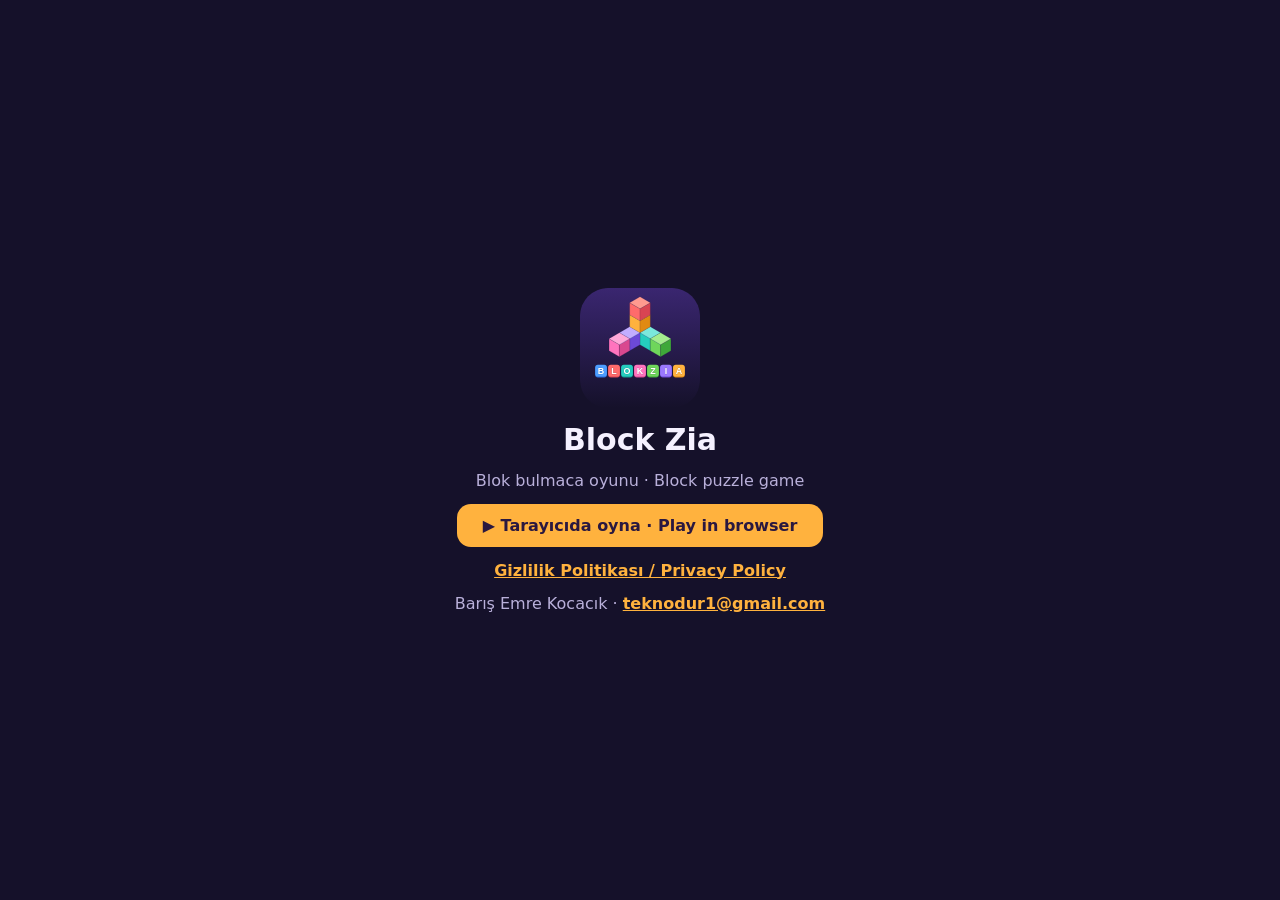
<file: index.html>
<!doctype html>
<html lang="tr">
<head>
<meta charset="utf-8">
<meta name="viewport" content="width=device-width,initial-scale=1">
<title>Block Zia</title>
<link rel="icon" href="icon.svg">
<meta name="google-site-verification" content="TSlhzXGc7hGAt0pmQd6QIpiL1BhnYPcf5ZJ-yJHwNw0" />
<style>
  body{margin:0;min-height:100vh;display:flex;flex-direction:column;align-items:center;justify-content:center;gap:14px;padding:24px 16px;box-sizing:border-box;
    font-family:system-ui,-apple-system,"Segoe UI",sans-serif;background:#15112A;color:#F5F1FF;text-align:center}
  img{width:120px;height:120px;border-radius:28px}
  h1{margin:0;font-size:30px}p{margin:0;color:#B9B0DA}
  a{color:#FFB23E;font-weight:700}
</style>
</head>
<body>
  <img src="icon.svg" alt="Block Zia">
  <h1>Block Zia</h1>
  <p>Blok bulmaca oyunu · Block puzzle game</p>
  <p><a href="oyun/" style="display:inline-block;padding:12px 26px;border-radius:14px;background:#FFB23E;color:#2A1840;text-decoration:none">▶ Tarayıcıda oyna · Play in browser</a></p>
  <p><a href="privacy-policy.html">Gizlilik Politikası / Privacy Policy</a></p>
  <p>Barış Emre Kocacık · <a href="mailto:teknodur1@gmail.com">teknodur1@gmail.com</a></p>
</body>
</html>
</file>
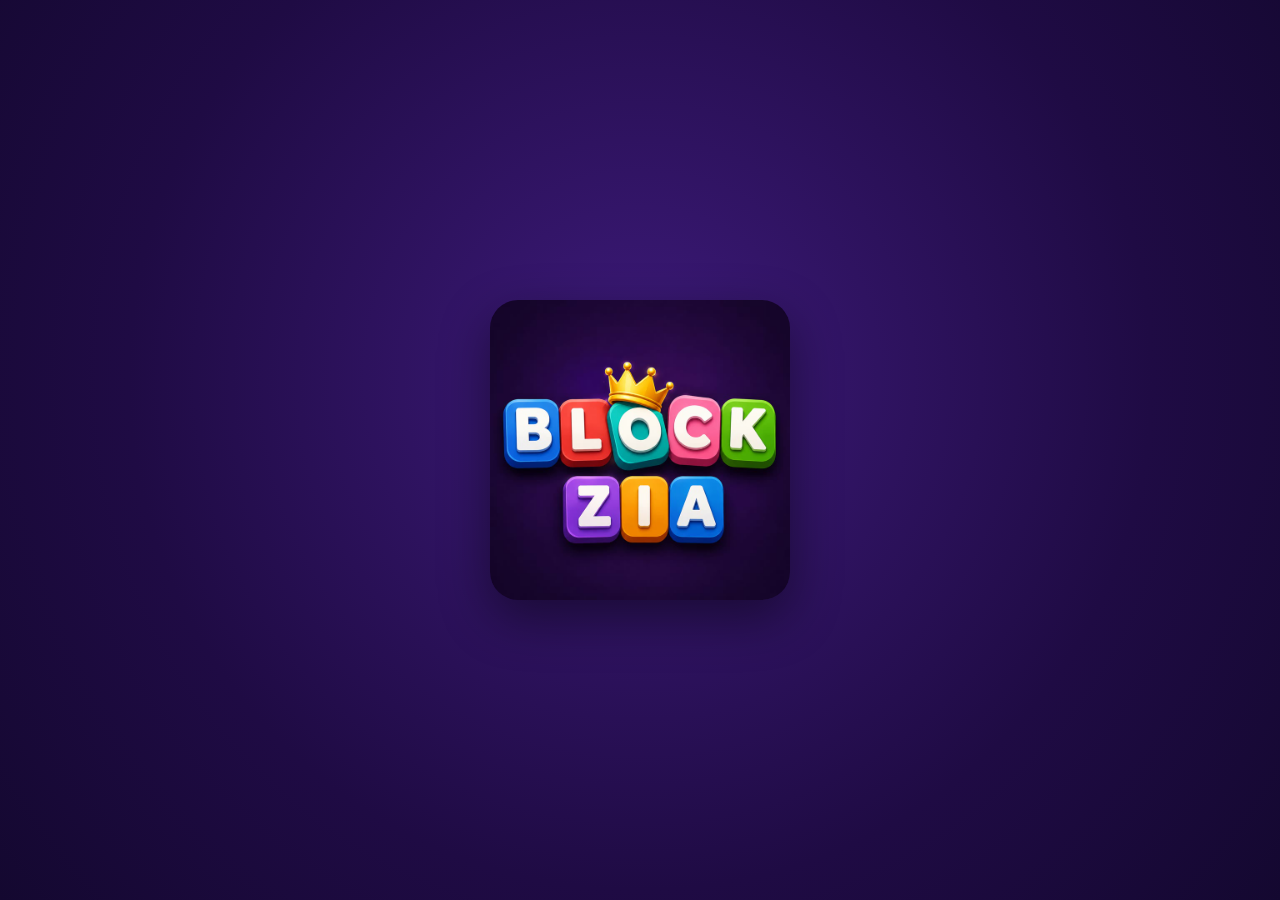
<file: oyun/index.html>
<!doctype html>
<html lang="tr" data-theme="dark">
<head>
<meta charset="utf-8">
<meta name="viewport" content="width=device-width,initial-scale=1,maximum-scale=1,user-scalable=no,viewport-fit=cover">
<meta name="theme-color" content="#15112A">
<title>Block Zia</title>
<link rel="icon" href="icon.svg">
<link rel="apple-touch-icon" href="apple-touch-icon.png">
<link rel="manifest" href="manifest.json">
<meta name="apple-mobile-web-app-capable" content="yes">
<meta name="mobile-web-app-capable" content="yes">
<meta http-equiv="Cache-Control" content="no-cache">
<meta name="apple-mobile-web-app-title" content="Block Zia">
<meta name="apple-mobile-web-app-status-bar-style" content="black-translucent">
<link rel="stylesheet" href="style.css?v=27112026-2036">
<style>
  /* açılış ekranı: logo yumuşakça belirir, kısa süre sonra kaybolur; dokunma engellemez */
  #splash{position:fixed;inset:0;z-index:999;display:flex;align-items:center;justify-content:center;
    background:radial-gradient(circle at 50% 42%,#3d1a7a 0%,#1f0b44 62%,#140830 100%);transition:opacity .5s ease;pointer-events:none}
  #splash.out{opacity:0}
  #splash img{width:min(64vw,300px);height:auto;border-radius:28px;box-shadow:0 18px 50px rgba(0,0,0,.45);
    animation:splashIn .8s cubic-bezier(.2,.9,.3,1.1) both}
  @keyframes splashIn{from{transform:scale(.75);opacity:0}to{transform:scale(1);opacity:1}}
  @media (prefers-reduced-motion: reduce){#splash img{animation:none}}
  /* ana ekran logosu: aşağıdan yukarı yumuşakça yükselir */
  .hlogo{display:block;margin:0 auto;width:min(62vw,250px);height:auto;border-radius:24px;box-shadow:0 14px 36px rgba(0,0,0,.4);
    animation:riseUp .9s cubic-bezier(.2,.9,.3,1.1) both}
  @keyframes riseUp{from{transform:translateY(70px);opacity:0}to{transform:none;opacity:1}}
  @media (prefers-reduced-motion: reduce){.hlogo{animation:none}}
</style>
</head>
<body>
<div id="splash"><img src="logo.jpg" alt="Block Zia"></div>
<script>
  setTimeout(function () { var s = document.getElementById('splash'); if (s) s.classList.add('out'); }, 1700);
  setTimeout(function () { var s = document.getElementById('splash'); if (s) s.remove(); }, 2300);
</script>
<div id="app">
  <header id="hud">
    <button class="ic" data-act="pause" aria-label="Pause">❚❚</button>
    <div class="score"><div id="mode" class="lbl"></div><div id="score">0</div><div id="streak"></div><div id="heat"><i></i></div></div>
    <div class="hr"><div class="best"><span></span><span id="best">0</span></div><div id="lvp"></div></div>
  </header>
  <div id="stage"><canvas id="cv"></canvas><div id="bglow" aria-hidden="true"><i class="ring"></i><i class="run"></i></div></div>
  <section id="home" class="screen"></section>
  <div id="modal" class="overlay" hidden><div class="sheet" id="sheet"></div></div>
  <div id="danger" aria-hidden="true"></div>
  <div id="toast"></div>
  <div id="zia" aria-hidden="true"><div class="zb"></div><img alt="" src="zia/point.webp"></div>
</div>
<script>
  // ?yeni=1 ile açılırsa oyun sıfırdan başlar (Seviye 1); adres temizlenir, yenileyince tekrar silmez
  try { if (/[?&]yeni=1/.test(location.search)) { Object.keys(localStorage).filter(function (k) { return k.indexOf('blokzia.') === 0; }).forEach(function (k) { localStorage.removeItem(k); }); history.replaceState(null, '', location.pathname); } } catch (e) {}
</script>
<script src="release.js?v=27112026-2036"></script>
<script src="build.js?v=27112026-2036"></script>
<script src="game.js?v=27112026-2036"></script>
</body>
</html>
</file>
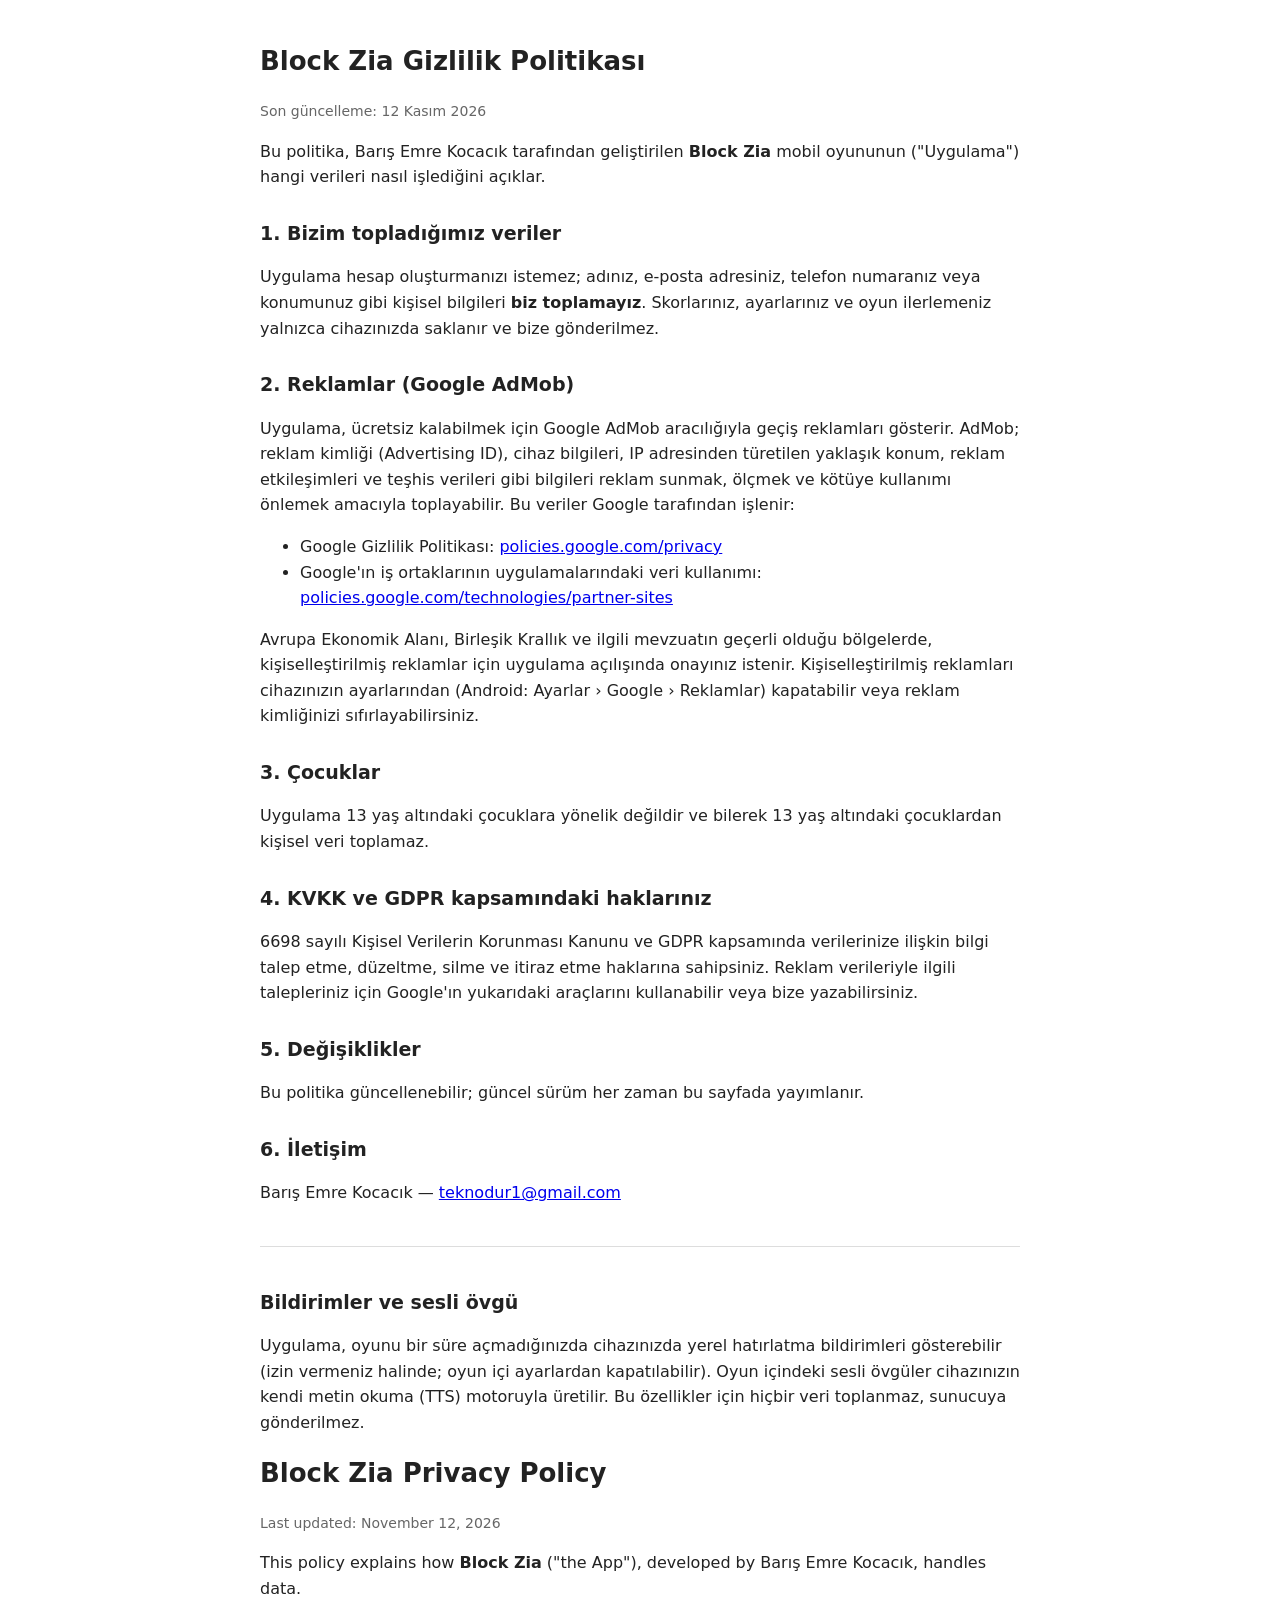
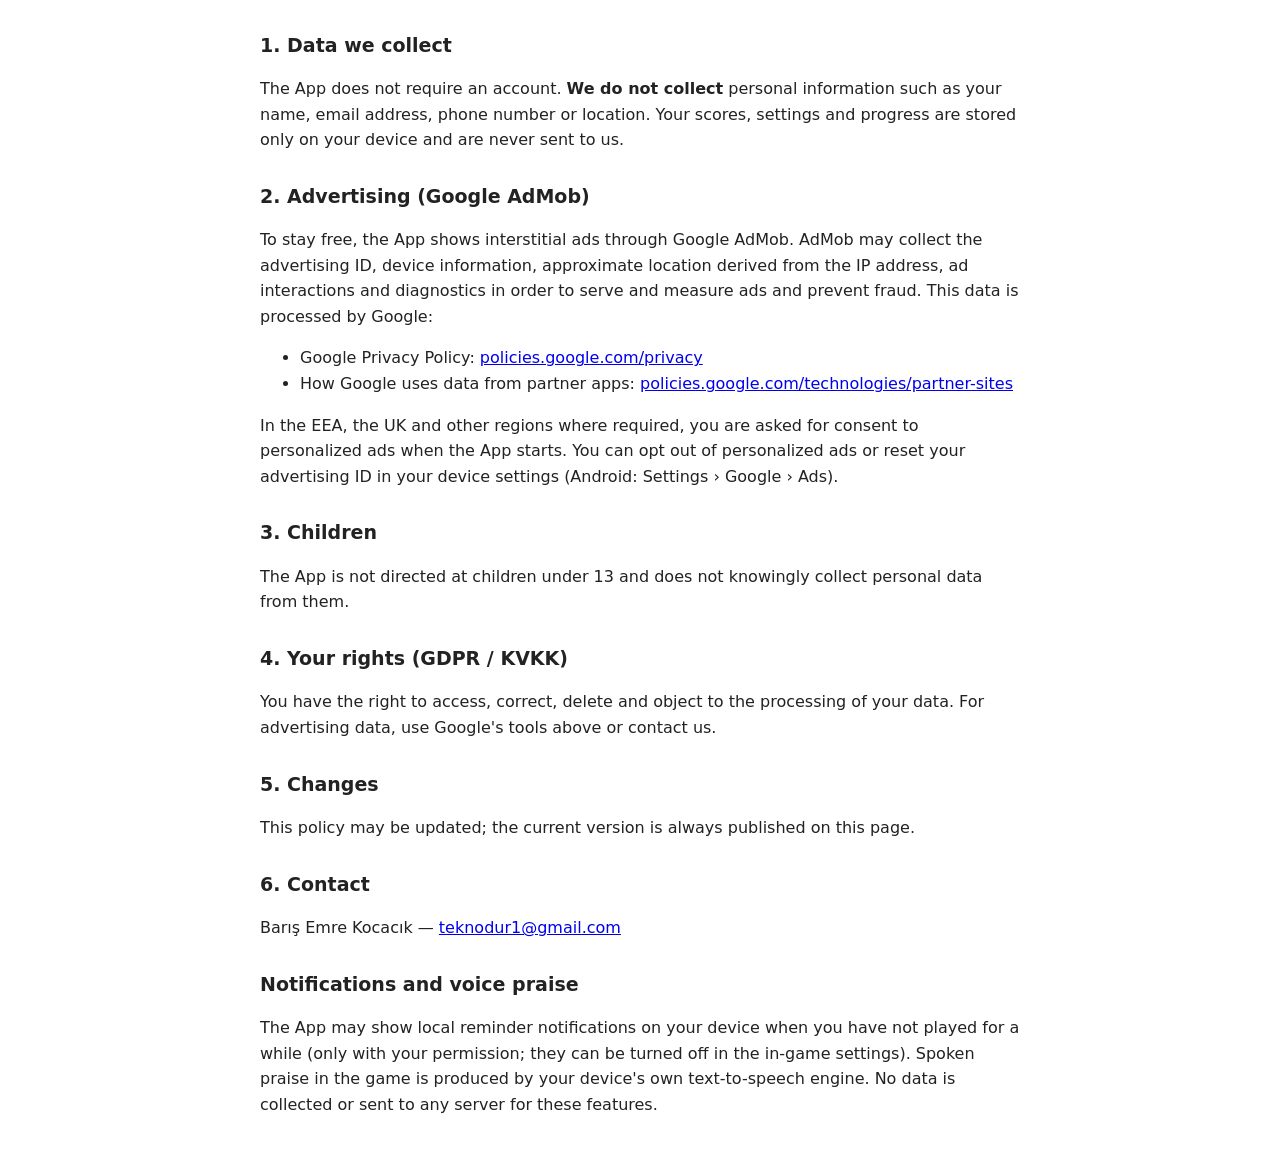
<file: privacy-policy.html>
<!doctype html>
<html lang="tr">
<head>
<meta charset="utf-8">
<meta name="viewport" content="width=device-width,initial-scale=1">
<title>Block Zia – Gizlilik Politikası / Privacy Policy</title>
<style>
  body{font-family:system-ui,-apple-system,"Segoe UI",sans-serif;max-width:760px;margin:0 auto;padding:24px 16px;line-height:1.6;color:#222;background:#fff}
  h1{font-size:26px}h2{font-size:19px;margin-top:28px}hr{margin:40px 0;border:0;border-top:1px solid #ddd}
  .muted{color:#666;font-size:14px}
</style>
</head>
<body>

<h1>Block Zia Gizlilik Politikası</h1>
<p class="muted">Son güncelleme: 12 Kasım 2026</p>

<p>Bu politika, Barış Emre Kocacık tarafından geliştirilen <b>Block Zia</b> mobil oyununun ("Uygulama") hangi verileri nasıl işlediğini açıklar.</p>

<h2>1. Bizim topladığımız veriler</h2>
<p>Uygulama hesap oluşturmanızı istemez; adınız, e-posta adresiniz, telefon numaranız veya konumunuz gibi kişisel bilgileri <b>biz toplamayız</b>. Skorlarınız, ayarlarınız ve oyun ilerlemeniz yalnızca cihazınızda saklanır ve bize gönderilmez.</p>

<h2>2. Reklamlar (Google AdMob)</h2>
<p>Uygulama, ücretsiz kalabilmek için Google AdMob aracılığıyla geçiş reklamları gösterir. AdMob; reklam kimliği (Advertising ID), cihaz bilgileri, IP adresinden türetilen yaklaşık konum, reklam etkileşimleri ve teşhis verileri gibi bilgileri reklam sunmak, ölçmek ve kötüye kullanımı önlemek amacıyla toplayabilir. Bu veriler Google tarafından işlenir:</p>
<ul>
  <li>Google Gizlilik Politikası: <a href="https://policies.google.com/privacy">policies.google.com/privacy</a></li>
  <li>Google'ın iş ortaklarının uygulamalarındaki veri kullanımı: <a href="https://policies.google.com/technologies/partner-sites">policies.google.com/technologies/partner-sites</a></li>
</ul>
<p>Avrupa Ekonomik Alanı, Birleşik Krallık ve ilgili mevzuatın geçerli olduğu bölgelerde, kişiselleştirilmiş reklamlar için uygulama açılışında onayınız istenir. Kişiselleştirilmiş reklamları cihazınızın ayarlarından (Android: Ayarlar › Google › Reklamlar) kapatabilir veya reklam kimliğinizi sıfırlayabilirsiniz.</p>

<h2>3. Çocuklar</h2>
<p>Uygulama 13 yaş altındaki çocuklara yönelik değildir ve bilerek 13 yaş altındaki çocuklardan kişisel veri toplamaz.</p>

<h2>4. KVKK ve GDPR kapsamındaki haklarınız</h2>
<p>6698 sayılı Kişisel Verilerin Korunması Kanunu ve GDPR kapsamında verilerinize ilişkin bilgi talep etme, düzeltme, silme ve itiraz etme haklarına sahipsiniz. Reklam verileriyle ilgili talepleriniz için Google'ın yukarıdaki araçlarını kullanabilir veya bize yazabilirsiniz.</p>

<h2>5. Değişiklikler</h2>
<p>Bu politika güncellenebilir; güncel sürüm her zaman bu sayfada yayımlanır.</p>

<h2>6. İletişim</h2>
<p>Barış Emre Kocacık — <a href="mailto:teknodur1@gmail.com">teknodur1@gmail.com</a></p>

<hr>

<h2>Bildirimler ve sesli övgü</h2>
<p>Uygulama, oyunu bir süre açmadığınızda cihazınızda yerel hatırlatma bildirimleri gösterebilir (izin vermeniz halinde; oyun içi ayarlardan kapatılabilir). Oyun içindeki sesli övgüler cihazınızın kendi metin okuma (TTS) motoruyla üretilir. Bu özellikler için hiçbir veri toplanmaz, sunucuya gönderilmez.</p>
<h1 lang="en">Block Zia Privacy Policy</h1>
<div lang="en">
<p class="muted">Last updated: November 12, 2026</p>

<p>This policy explains how <b>Block Zia</b> ("the App"), developed by Barış Emre Kocacık, handles data.</p>

<h2>1. Data we collect</h2>
<p>The App does not require an account. <b>We do not collect</b> personal information such as your name, email address, phone number or location. Your scores, settings and progress are stored only on your device and are never sent to us.</p>

<h2>2. Advertising (Google AdMob)</h2>
<p>To stay free, the App shows interstitial ads through Google AdMob. AdMob may collect the advertising ID, device information, approximate location derived from the IP address, ad interactions and diagnostics in order to serve and measure ads and prevent fraud. This data is processed by Google:</p>
<ul>
  <li>Google Privacy Policy: <a href="https://policies.google.com/privacy">policies.google.com/privacy</a></li>
  <li>How Google uses data from partner apps: <a href="https://policies.google.com/technologies/partner-sites">policies.google.com/technologies/partner-sites</a></li>
</ul>
<p>In the EEA, the UK and other regions where required, you are asked for consent to personalized ads when the App starts. You can opt out of personalized ads or reset your advertising ID in your device settings (Android: Settings › Google › Ads).</p>

<h2>3. Children</h2>
<p>The App is not directed at children under 13 and does not knowingly collect personal data from them.</p>

<h2>4. Your rights (GDPR / KVKK)</h2>
<p>You have the right to access, correct, delete and object to the processing of your data. For advertising data, use Google's tools above or contact us.</p>

<h2>5. Changes</h2>
<p>This policy may be updated; the current version is always published on this page.</p>

<h2>6. Contact</h2>
<p>Barış Emre Kocacık — <a href="mailto:teknodur1@gmail.com">teknodur1@gmail.com</a></p>
</div>
<h2>Notifications and voice praise</h2>
<p>The App may show local reminder notifications on your device when you have not played for a while (only with your permission; they can be turned off in the in-game settings). Spoken praise in the game is produced by your device's own text-to-speech engine. No data is collected or sent to any server for these features.</p>
</body>
</html>
</file>
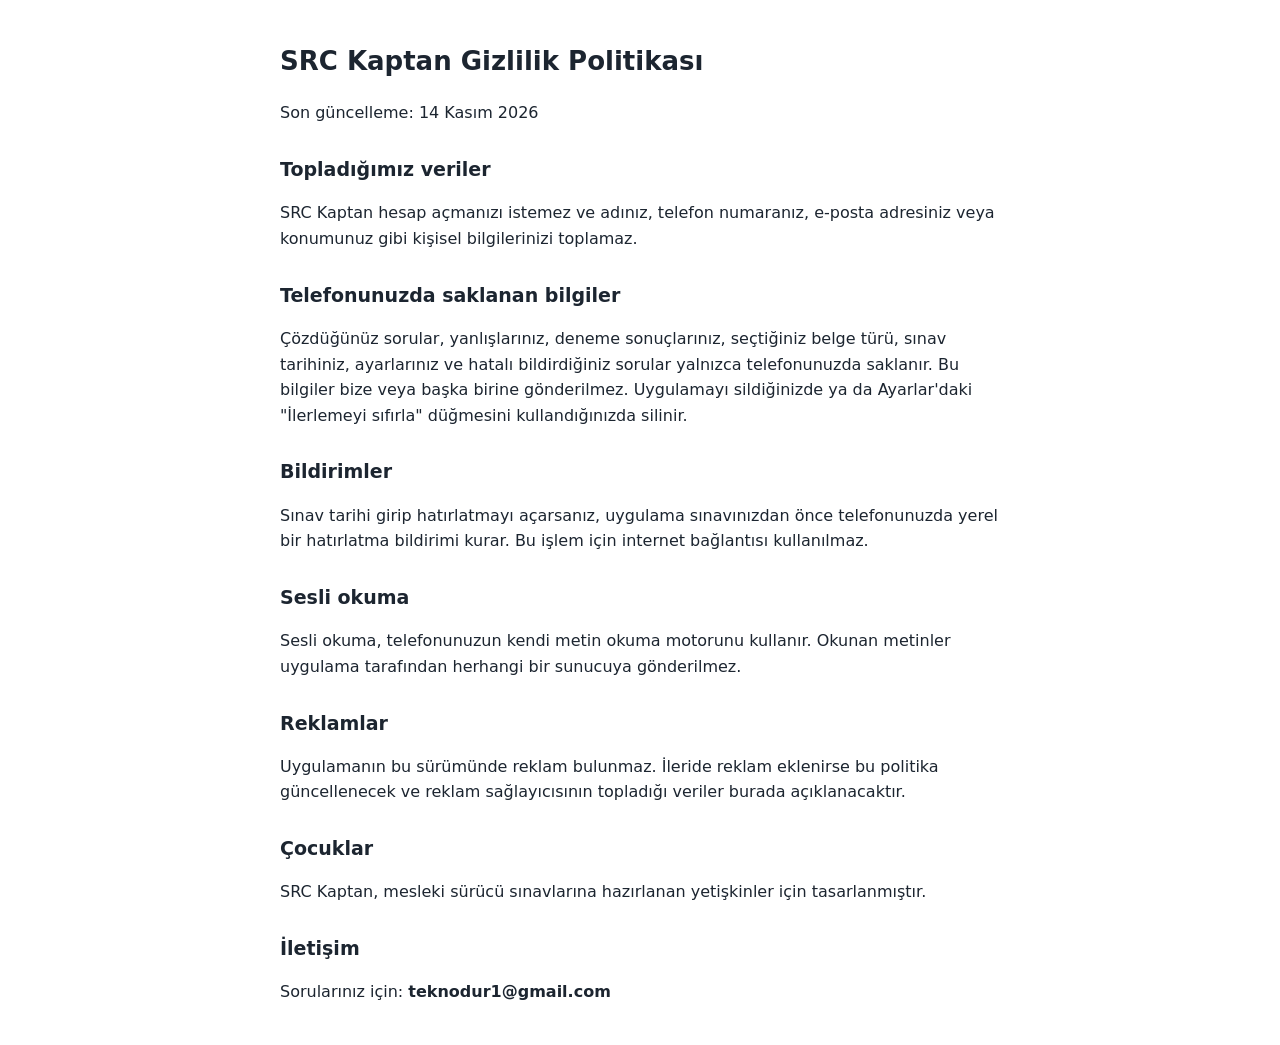
<file: src-kaptan/gizlilik.html>
<!doctype html>
<html lang="tr">
<head>
<meta charset="utf-8">
<meta name="viewport" content="width=device-width, initial-scale=1">
<title>SRC Kaptan Gizlilik Politikası</title>
<style>body{font-family:system-ui,sans-serif;max-width:720px;margin:0 auto;padding:24px 16px;line-height:1.6;color:#1c2530}h1{font-size:26px}h2{font-size:19px;margin-top:28px}</style>
</head>
<body>
<h1>SRC Kaptan Gizlilik Politikası</h1>
<p>Son güncelleme: 14 Kasım 2026</p>

<h2>Topladığımız veriler</h2>
<p>SRC Kaptan hesap açmanızı istemez ve adınız, telefon numaranız, e-posta adresiniz veya konumunuz gibi kişisel bilgilerinizi toplamaz.</p>

<h2>Telefonunuzda saklanan bilgiler</h2>
<p>Çözdüğünüz sorular, yanlışlarınız, deneme sonuçlarınız, seçtiğiniz belge türü, sınav tarihiniz, ayarlarınız ve hatalı bildirdiğiniz sorular yalnızca telefonunuzda saklanır. Bu bilgiler bize veya başka birine gönderilmez. Uygulamayı sildiğinizde ya da Ayarlar'daki "İlerlemeyi sıfırla" düğmesini kullandığınızda silinir.</p>

<h2>Bildirimler</h2>
<p>Sınav tarihi girip hatırlatmayı açarsanız, uygulama sınavınızdan önce telefonunuzda yerel bir hatırlatma bildirimi kurar. Bu işlem için internet bağlantısı kullanılmaz.</p>

<h2>Sesli okuma</h2>
<p>Sesli okuma, telefonunuzun kendi metin okuma motorunu kullanır. Okunan metinler uygulama tarafından herhangi bir sunucuya gönderilmez.</p>

<h2>Reklamlar</h2>
<p>Uygulamanın bu sürümünde reklam bulunmaz. İleride reklam eklenirse bu politika güncellenecek ve reklam sağlayıcısının topladığı veriler burada açıklanacaktır.</p>

<h2>Çocuklar</h2>
<p>SRC Kaptan, mesleki sürücü sınavlarına hazırlanan yetişkinler için tasarlanmıştır.</p>

<h2>İletişim</h2>
<p>Sorularınız için: <strong>teknodur1@gmail.com</strong></p>
</body>
</html>
</file>
<file: oyun/style.css>
*{box-sizing:border-box;-webkit-tap-highlight-color:transparent}
html,body{margin:0;height:100%;overflow:hidden;overscroll-behavior:none}
:root{--ff:ui-rounded,"SF Pro Rounded","Nunito","Segoe UI",system-ui,sans-serif;--accent:#FFB23E}
[data-theme=dark]{--bg1:#15112A;--bg2:#31205A;--board:#1D1836;--cell:#2A2449;--text:#F5F1FF;--muted:#9A90BF;--sheet:#241D42}
[data-theme=light]{--bg1:#FFF6EA;--bg2:#F6DCCB;--board:#EADBCB;--cell:#F6ECE0;--text:#3B2D52;--muted:#9A8A9C;--sheet:#FFF9F1}
body{font-family:var(--ff);color:var(--text);background:radial-gradient(120% 80% at 50% 0%,var(--bg2),var(--bg1) 70%);user-select:none;-webkit-user-select:none}
button{font:inherit;color:inherit;border:0;cursor:pointer}
#app{position:fixed;inset:0;max-width:560px;margin:0 auto;display:flex;flex-direction:column;
  padding:env(safe-area-inset-top) env(safe-area-inset-right) env(safe-area-inset-bottom) env(safe-area-inset-left)}

#hud{display:grid;grid-template-columns:1fr auto 1fr;align-items:start;padding:12px 16px 0}
#hud .ic{justify-self:start}
.score{text-align:center;min-height:86px}
.lbl{font-size:11px;font-weight:800;letter-spacing:.18em;text-transform:uppercase;color:var(--muted)}
#score{font-size:44px;font-weight:900;line-height:1.05;font-variant-numeric:tabular-nums}
#streak{height:24px;font-size:17px;font-weight:800;color:var(--accent);opacity:0;transform:scale(.8);transition:.2s}
#streak.on{opacity:1;transform:none}
.best{justify-self:end;display:flex;gap:6px;align-items:center;font-weight:800;font-size:16px;color:var(--accent);padding-top:10px;font-variant-numeric:tabular-nums}
.ic{width:44px;height:44px;border-radius:14px;background:var(--cell);color:var(--text);font-size:15px;font-weight:800;display:grid;place-items:center;opacity:.55;transition:transform .1s}
.ic.on,#hud .ic{opacity:1}
.ic:active,.btn:active{transform:scale(.94)}

#stage{flex:1;min-height:0;position:relative}
#cv{position:absolute;inset:0;width:100%;height:100%;touch-action:none;display:block}

.screen{position:absolute;inset:0;display:flex;flex-direction:column;align-items:center;justify-content:safe center;gap:min(14px,1.8vh);padding:max(24px,calc(env(safe-area-inset-top) + 16px)) 24px max(20px,env(safe-area-inset-bottom));overflow-y:auto;
  background:radial-gradient(120% 80% at 50% 0%,var(--bg2),var(--bg1) 70%);z-index:5}
.screen[hidden],.overlay[hidden]{display:none}
.logo{display:flex;gap:5px;margin-bottom:4px}
.logo span{width:40px;height:40px;border-radius:11px;display:grid;place-items:center;font-weight:900;font-size:23px;color:#fff;
  box-shadow:inset 0 -5px 0 rgba(0,0,0,.18),inset 0 3px 0 rgba(255,255,255,.3),0 6px 14px rgba(0,0,0,.25);animation:bob 2.4s ease-in-out infinite}
.logo span:nth-child(2n){animation-delay:-1.2s}
@keyframes bob{50%{transform:translateY(-6px)}}
.tag{color:var(--muted);font-weight:700;letter-spacing:.06em;font-size:13px;margin-bottom:18px}
.homebest{font-weight:800;color:var(--accent);font-size:18px;margin-bottom:10px}
.btn{width:min(300px,100%);padding:16px 18px;border-radius:18px;font-weight:900;font-size:18px;color:#fff;
  background:linear-gradient(#FF8F6B,#F2557A);box-shadow:0 6px 0 #B93A5C,0 14px 24px rgba(0,0,0,.25);transition:transform .1s}
.btn small{display:block;font-size:12px;font-weight:700;opacity:.85;margin-top:2px}
.btn.alt{background:linear-gradient(#6FB6FF,#7A6BF2);box-shadow:0 6px 0 #4E43B8,0 14px 24px rgba(0,0,0,.25)}
.btn.green{background:linear-gradient(#7FE07A,#2FB67C);box-shadow:0 6px 0 #1E8A5C,0 14px 24px rgba(0,0,0,.25)}
.btn.ghost{background:var(--cell);color:var(--text);box-shadow:none}
.togs{display:flex;gap:10px;margin-top:18px;justify-content:center}

.overlay{position:absolute;inset:0;z-index:10;background:rgba(10,6,24,.6);backdrop-filter:blur(4px);display:grid;place-items:center;padding:24px;animation:fade .2s}
.sheet{width:min(340px,100%);background:var(--sheet);border-radius:28px;padding:26px 22px;display:flex;flex-direction:column;align-items:center;gap:12px;
  box-shadow:0 30px 60px rgba(0,0,0,.4);animation:pop .28s cubic-bezier(.3,1.5,.5,1)}
.sheet h2{margin:0;font-size:22px;font-weight:900}
.big{font-size:56px;font-weight:900;line-height:1;font-variant-numeric:tabular-nums}
.sub{color:var(--muted);font-weight:700;font-size:14px;margin-bottom:8px}
.nb{background:var(--accent);color:#3B2408;font-weight:900;font-size:13px;padding:5px 12px;border-radius:99px;letter-spacing:.06em}
@keyframes fade{from{opacity:0}}
@keyframes pop{from{transform:scale(.8);opacity:0}}

#toast{position:absolute;z-index:65;left:0;right:0;margin:0 auto;width:fit-content;max-width:calc(100% - 32px);box-sizing:border-box;
  top:calc(96px + env(safe-area-inset-top));transform:translateY(-20px);background:var(--sheet);color:var(--text);
  padding:8px 14px;border-radius:14px;font-weight:700;font-size:13px;line-height:1.3;overflow-wrap:anywhere;white-space:normal;
  opacity:0;transition:.3s;pointer-events:none;z-index:4;text-align:center;box-shadow:0 8px 20px rgba(0,0,0,.3)}
#toast.show{opacity:1;transform:none}
.link{background:none;color:var(--muted);font-size:13px;font-weight:700;text-decoration:underline;padding:10px;margin-top:4px}

/* ---- Zia maskotu: ekranın sol ya da sağ kenarından kayarak girer; arka plan/hale yok, sadece karakter ---- */
#zia{position:absolute;z-index:60;pointer-events:none;display:flex;flex-direction:column;opacity:0;top:34%;left:0;align-items:flex-start;
  transform:translateX(-105%);transition:opacity .25s ease,transform .5s cubic-bezier(.2,1.25,.4,1);will-change:transform,opacity;backface-visibility:hidden}
#zia.p-r{left:auto;right:0;align-items:flex-end;transform:translateX(105%)}
#zia.p-bl,#zia.p-br{top:auto;bottom:14%}
#zia.p-br{left:auto;right:0;align-items:flex-end;transform:translateX(105%)}
#zia.show{opacity:1;transform:translateX(-6%)}
#zia.show.p-r,#zia.show.p-br{transform:translateX(6%)}
#zia.out{opacity:0;transform:translateX(-80%);transition:opacity .3s ease-in,transform .35s cubic-bezier(.5,0,.75,0)}
#zia.out.p-r,#zia.out.p-br{transform:translateX(80%)}
#zia img{position:relative;z-index:1;height:min(118px,14.5vh);width:auto;transform-origin:50% 92%;filter:drop-shadow(0 6px 10px rgba(0,0,0,.45));
  will-change:transform;backface-visibility:hidden;-webkit-backface-visibility:hidden}
#zia:is(.p-r,.p-br) img{scale:-1 1}
#zia .zb{position:relative;z-index:2;order:-1;margin:0 0 4px 10px;max-width:min(170px,46vw);width:max-content;font-size:13px!important;padding:6px 10px!important;
  background:#fff;color:#2A1840;font:900 15px/1.25 var(--ff);padding:8px 13px;border-radius:16px 16px 16px 4px;box-shadow:0 6px 16px rgba(0,0,0,.32);
  transform:scale(0);transform-origin:0 100%;transition:transform .32s cubic-bezier(.2,1.5,.4,1) .2s}
#zia:is(.p-r,.p-br) .zb{margin:0 18px 6px 0;border-radius:16px 16px 4px 16px;transform-origin:100% 100%}
#zia.show .zb{transform:scale(1)}
#zia .zb:empty{display:none}
/* pozlara özel hareketler (yumuşak, göz yormayan) */
#zia.show.joy img{animation:ziaJoyIn .55s cubic-bezier(.3,1.4,.5,1) both,ziaHopSoft .5s ease-in-out .55s infinite alternate}
#zia.show.cool img{animation:ziaCoolIn .6s cubic-bezier(.2,1.2,.4,1) both,ziaSway 1.6s ease-in-out .6s infinite}
#zia.show.think img{animation:ziaThinkIn .5s ease-out both,ziaTilt 1.8s ease-in-out .5s infinite}
#zia.show.smirk img{animation:ziaSmirkIn .5s cubic-bezier(.2,1.3,.4,1) both,ziaShake 1.2s ease-in-out .5s infinite}
#zia.show.point img{animation:ziaPointIn .5s cubic-bezier(.2,1.4,.4,1) both,ziaPoke .7s ease-in-out .5s infinite}
@keyframes ziaJoyIn{0%{transform:translateY(40px) scale(.85,1.12)}60%{transform:translateY(-14px) scale(1.04,.96)}100%{transform:none}}
@keyframes ziaHopSoft{from{transform:translateY(0) scale(1.02,.98)}to{transform:translateY(-10px) scale(.99,1.02)}}
@keyframes ziaCoolIn{0%{transform:rotate(-8deg);filter:drop-shadow(0 6px 10px rgba(0,0,0,.45)) brightness(1)}70%{transform:rotate(2deg);filter:drop-shadow(0 6px 10px rgba(0,0,0,.45)) brightness(1.35)}100%{transform:none;filter:drop-shadow(0 6px 10px rgba(0,0,0,.45)) brightness(1)}}
@keyframes ziaSway{0%,100%{transform:rotate(0)}50%{transform:rotate(2.5deg)}}
@keyframes ziaThinkIn{from{transform:translateY(16px) rotate(-6deg);opacity:.4}to{transform:none;opacity:1}}
@keyframes ziaTilt{0%,100%{transform:rotate(-3deg)}50%{transform:rotate(3deg) translateY(-3px)}}
@keyframes ziaSmirkIn{0%{transform:scale(.8) rotate(8deg)}100%{transform:none}}
@keyframes ziaShake{0%,100%{transform:rotate(0)}25%{transform:rotate(-3deg)}75%{transform:rotate(3deg)}}
@keyframes ziaPointIn{0%{transform:scale(.7) translateY(24px)}100%{transform:none}}
@keyframes ziaPoke{0%,100%{transform:scale(1)}50%{transform:scale(1.04) translateX(4px)}}
@keyframes ziaBob{0%,100%{transform:translateY(0)}50%{transform:translateY(-6px)}}
/* ana ekran: logo ve yanında Zia */
.hero{position:relative;display:flex;align-items:flex-end;justify-content:center;padding-top:min(22px,3vh);flex:none}
.hero .hlogo{width:min(42vw,190px,19vh);position:relative;z-index:1}
.hero::before{content:'';position:absolute;right:-6%;bottom:-4%;width:62%;height:70%;border-radius:50%;background:radial-gradient(closest-side,rgba(168,108,255,.55),rgba(168,108,255,0));pointer-events:none}
.hero::after{content:'';position:absolute;right:4%;bottom:-6px;width:38%;height:16px;border-radius:50%;background:radial-gradient(closest-side,rgba(0,0,0,.55),rgba(0,0,0,0));pointer-events:none;animation:ziaShadow 2.2s ease-in-out 1.2s infinite}
@keyframes ziaShadow{0%,100%{transform:scaleX(1);opacity:.9}50%{transform:scaleX(.82);opacity:.6}}
.hzia{position:relative;z-index:1;height:min(29vh,280px);width:auto;margin-left:-30px;filter:drop-shadow(0 10px 14px rgba(0,0,0,.45));transform-origin:50% 100%;
  animation:riseUp .9s cubic-bezier(.2,.9,.3,1.1) .25s both,ziaBob 2.2s ease-in-out 1.2s infinite;cursor:pointer;-webkit-tap-highlight-color:transparent}
.hzia.bust{height:min(21vh,165px)}
.hzia.hop{animation:ziaHop .6s cubic-bezier(.3,.7,.4,1)}
@keyframes ziaHop{0%{transform:none}35%{transform:translateY(-18px) rotate(-5deg) scale(1.04)}70%{transform:translateY(0) scale(1.06,.94)}100%{transform:none}}
.hbub{position:absolute;z-index:2;left:2%;top:6%;background:#fff;color:#2A1840;font:900 14px/1.25 var(--ff);padding:8px 12px;border-radius:16px 16px 4px 16px;
  box-shadow:0 6px 16px rgba(0,0,0,.3);max-width:170px;animation:bubIn .4s cubic-bezier(.2,1.4,.4,1) 1.1s both;pointer-events:none}
@keyframes bubIn{from{transform:scale(0);opacity:0}to{transform:none;opacity:1}}
@media (prefers-reduced-motion: reduce){#zia img,.hzia{animation:none!important}}


/* koyu temada uzay arka planı: mor bulutsu ve küçük yıldızlar (sabit, pil dostu) */
[data-theme=dark] body,[data-theme=dark] .screen{background:
  radial-gradient(1.2px 1.2px at 12% 18%,rgba(255,255,255,.8),transparent),radial-gradient(1px 1px at 78% 12%,rgba(255,255,255,.7),transparent),
  radial-gradient(1.4px 1.4px at 64% 38%,rgba(255,255,255,.6),transparent),radial-gradient(1px 1px at 28% 62%,rgba(255,255,255,.55),transparent),
  radial-gradient(1.2px 1.2px at 88% 70%,rgba(255,255,255,.6),transparent),radial-gradient(1px 1px at 46% 86%,rgba(255,255,255,.5),transparent),
  radial-gradient(1px 1px at 6% 80%,rgba(255,255,255,.5),transparent),radial-gradient(1.3px 1.3px at 92% 34%,rgba(255,255,255,.65),transparent),
  radial-gradient(60% 40% at 80% 20%,rgba(140,70,255,.22),transparent 70%),radial-gradient(50% 35% at 15% 75%,rgba(60,90,255,.16),transparent 70%),
  radial-gradient(120% 80% at 50% 0%,var(--bg2),var(--bg1) 70%)}

/* skor vuruşu: puan gelince sayı zıplar, büyük puanda altın parlar */
#score.pop{animation:scPop .32s cubic-bezier(.2,1.6,.4,1)}
#score.pop2{animation:scPop2 .55s cubic-bezier(.2,1.6,.4,1)}
@keyframes scPop{0%{transform:scale(1)}40%{transform:scale(1.16)}100%{transform:scale(1)}}
@keyframes scPop2{0%{transform:scale(1);color:inherit}35%{transform:scale(1.32);color:#FFD24A;text-shadow:0 0 18px rgba(255,190,60,.9)}100%{transform:scale(1)}}
/* rekora yaklaşınca taç ve sayı nabız gibi atar */
.best.near{animation:nearRec .8s ease-in-out infinite}
@keyframes nearRec{0%,100%{transform:scale(1);filter:none}50%{transform:scale(1.12);filter:drop-shadow(0 0 8px rgba(255,200,60,.9))}}
/* tahta dolunca ekran kenarlarında yumuşak kırmızı kalp atışı (heyecan, panik değil) */
#danger{position:absolute;inset:0;pointer-events:none;z-index:4;opacity:0;transition:opacity .5s;
  background:radial-gradient(ellipse at center,transparent 58%,rgba(255,40,70,.28) 100%)}
#danger.on{opacity:1;animation:heart 1.15s ease-in-out infinite}
@keyframes heart{0%,100%{opacity:.55}12%{opacity:1}24%{opacity:.6}36%{opacity:.9}60%{opacity:.55}}
@media (prefers-reduced-motion: reduce){#danger.on,.best.near{animation:none}}

/* kombo ısısı: seri sayacının altında hızla azalan parlak enerji çubuğu; azalınca kırmızı yanıp söner, yüksek seride maviye döner */
#heat{width:110px;height:6px;margin:3px auto 0;border-radius:4px;background:rgba(255,255,255,.12);overflow:hidden;opacity:0;transform:scaleX(.6);transition:opacity .2s,transform .25s}
#heat.on{opacity:1;transform:none}
#heat i{display:block;height:100%;width:100%;border-radius:4px;background:linear-gradient(90deg,#FF5A1F,#FFB23E,#FFE45C);box-shadow:0 0 8px rgba(255,170,60,.9)}
#heat.hot i{background:linear-gradient(90deg,#7A5CFF,#3FB6FF,#BDF2FF);box-shadow:0 0 10px rgba(80,180,255,.95)}
#heat.low i{animation:heatLow .35s steps(2) infinite}
@keyframes heatLow{50%{opacity:.35}}

/* ana ekran: seviye, gün serisi ve günlük görevler kartı (sade, okunaklı) */
.mcard{width:min(300px,100%);background:rgba(255,255,255,.06);border:1px solid rgba(255,255,255,.1);border-radius:16px;padding:10px 12px;font-size:12.5px;line-height:1.25;flex:none}
[data-theme=light] .mcard{background:rgba(255,255,255,.55);border-color:rgba(0,0,0,.06)}
.mhead{display:flex;align-items:center;gap:8px;font-weight:900;color:var(--accent)}
.mlv{flex:1;height:6px;border-radius:4px;background:rgba(255,255,255,.12);overflow:hidden}
.mlv i{display:block;height:100%;background:linear-gradient(90deg,#FFB23E,#FFE45C)}
.mtitle{margin:6px 0 2px;font-weight:900;opacity:.85}
.mrow{position:relative;display:flex;justify-content:space-between;gap:8px;padding:4px 8px;margin-top:3px;border-radius:9px;background:rgba(0,0,0,.18);overflow:hidden;font-weight:700}
[data-theme=light] .mrow{background:rgba(0,0,0,.05)}
.mrow span,.mrow b{position:relative;z-index:1}
.mrow i{position:absolute;left:0;top:0;bottom:0;background:rgba(124,240,160,.18)}
.mrow.ok{color:#7CF0A0}
.mrow.ok i{background:rgba(124,240,160,.25)}
.mrew{margin-top:6px;font-weight:800;color:#FFD27A}
/* kısa ekranlarda ana ekran sıkışır: tüm düğmeler kaydırmadan görünsün */
@media (max-height:900px){.hzia{height:min(24vh,250px)!important}.hero .hlogo{width:min(38vw,17vh)}.screen .btn{padding:11px 16px;font-size:17px}.homebest{margin-bottom:0}.screen{gap:min(10px,1.3vh)}}
@media (max-height:780px){.hzia{height:24vh!important}.hero .hlogo{width:min(36vw,16vh)}.screen .tag{display:none}.mcard{padding:7px 10px;font-size:12px}}

.mach{padding:3px 8px;border-radius:9px;background:rgba(255,178,62,.15);color:var(--accent);font:900 12.5px var(--ff);border:1px solid rgba(255,178,62,.35)}
.achl{width:100%;max-height:52vh;overflow-y:auto;display:flex;flex-direction:column;gap:6px}
.ach{display:flex;align-items:center;gap:10px;padding:8px 10px;border-radius:12px;background:rgba(0,0,0,.18);opacity:.55;font-size:13px}
.ach span{font-size:20px}.ach b{flex:1;font-weight:800}.ach i{font-style:normal;font-weight:800;opacity:.8}
.ach.on{opacity:1;background:rgba(255,178,62,.14);color:var(--accent)}

/* ---------- yol haritası ---------- */
.mapw{width:min(340px,100%);height:100%;display:flex;flex-direction:column;gap:8px}
.maph{display:flex;align-items:center;gap:10px}.maph h2{flex:1;margin:0;font-size:20px;font-weight:900}.maph span{font-weight:900;color:var(--accent)}
.qsec{display:flex;flex-direction:column;gap:5px;flex:none}
.qt{font-size:12px;font-weight:900;opacity:.75;margin-top:2px}
.qc{display:flex;align-items:center;gap:9px;padding:6px 9px;border-radius:13px;background:rgba(255,255,255,.07);border:1px solid rgba(255,255,255,.08)}
.qc img{width:30px;height:30px;animation:qFloat 2.4s ease-in-out infinite}.qc:nth-child(3) img{animation-delay:.4s}.qc:nth-child(4) img{animation-delay:.8s}
.qc div{flex:1;min-width:0}.qc b{display:block;font-size:12.5px;font-weight:800;white-space:nowrap;overflow:hidden;text-overflow:ellipsis}
.qb{display:block;height:5px;margin-top:4px;border-radius:3px;background:rgba(255,255,255,.12);overflow:hidden}.qb i{display:block;height:100%;background:linear-gradient(90deg,#FFB23E,#FFE45C)}
.qc em{font-style:normal;font-weight:900;font-size:12px;color:var(--accent)}
.qc.ok{border-color:rgba(124,240,160,.35)}.qc.ok em{color:#7CF0A0}.qc.ok .qb i{background:#7CF0A0}
.road{flex:1;min-height:180px;overflow-y:auto;border-radius:18px;background:radial-gradient(circle at 50% 30%,rgba(140,90,255,.18),transparent 70%)}
.roadin{position:relative;width:300px;margin:0 auto}.roadin svg{position:absolute;left:0;top:0}
.rp{fill:none;stroke:rgba(255,255,255,.18);stroke-width:10;stroke-linecap:round;stroke-dasharray:2 16}
.rp.gold{stroke:#FFC23C;stroke-dasharray:14 10;animation:roadFlow 1.6s linear infinite;filter:drop-shadow(0 0 4px rgba(255,190,60,.7))}
.node{position:absolute;width:60px;height:60px;border-radius:50%;display:grid;place-items:center;background:#2A2449;border:3px solid rgba(255,255,255,.2);box-shadow:0 6px 12px rgba(0,0,0,.35)}
.node img{width:36px;height:36px;animation:qFloat 2.6s ease-in-out infinite;animation-delay:inherit}
.node b{position:absolute;bottom:-9px;min-width:22px;padding:0 5px;border-radius:9px;background:#3B2D66;font-size:11px;font-weight:900;text-align:center;color:#fff}
.node .ok{position:absolute;top:-4px;right:-4px;width:20px;height:20px;border-radius:50%;background:#2FB67C;color:#fff;font:900 12px/20px var(--ff);text-align:center;font-style:normal}
.node em{position:absolute;left:66px;white-space:nowrap;font-style:normal;font-size:11px;font-weight:900;color:#FFD27A}
.node.done{border-color:#FFC23C;background:linear-gradient(#4A3A80,#2E2458)}
.node.lock{filter:grayscale(.85);opacity:.5}.node.lock img{animation:none}
.node.ms{width:66px;height:66px}.node.ms img{width:42px;height:42px}
.node.cur{border-color:#FFE45C;background:linear-gradient(#7A5CFF,#4A2FB0);animation:curPulse 1.4s ease-in-out infinite}
.nzia{position:absolute;bottom:52px;left:50%;width:46px!important;height:auto!important;transform:translateX(-50%);animation:ziaHopMap .8s ease-in-out infinite alternate!important;filter:drop-shadow(0 4px 5px rgba(0,0,0,.5))}
.np{position:absolute;top:66px;width:70px;height:6px;border-radius:3px;background:rgba(255,255,255,.15);overflow:hidden}.np i{display:block;height:100%;background:#FFE45C}
@keyframes qFloat{0%,100%{transform:translateY(0)}50%{transform:translateY(-3px)}}
@keyframes roadFlow{to{stroke-dashoffset:-48}}
@keyframes curPulse{0%,100%{box-shadow:0 0 0 0 rgba(255,228,92,.55),0 6px 12px rgba(0,0,0,.35)}50%{box-shadow:0 0 0 10px rgba(255,228,92,0),0 6px 12px rgba(0,0,0,.35)}}
@keyframes ziaHopMap{from{transform:translateX(-50%) translateY(0)}to{transform:translateX(-50%) translateY(-6px)}}
@media (prefers-reduced-motion: reduce){.node,.node img,.qc img,.rp.gold,.nzia{animation:none!important}}

/* ana ekran: büyük, yazılı, dokunması kolay iki düğme */
.hbtns{display:grid;grid-template-columns:minmax(0,1fr);gap:6px;margin-top:8px}
.hb{position:relative;display:flex;align-items:center;gap:10px;padding:7px 12px;width:100%;box-sizing:border-box;border-radius:14px;text-align:left;color:var(--text);
  background:linear-gradient(180deg,rgba(255,255,255,.12),rgba(255,255,255,.05));border:1px solid rgba(255,255,255,.14);box-shadow:0 3px 0 rgba(0,0,0,.25)}
.hb:active{transform:translateY(2px);box-shadow:none}
.hb .hi{font-size:22px;line-height:1}.hb::after{content:'›';margin-left:auto;font-size:22px;font-weight:900;opacity:.6}.hb .ht{display:flex;flex-direction:column;min-width:0}.hb b{font-size:13.5px;font-weight:900}.hb small{font-size:11px;font-weight:700;opacity:.75;white-space:nowrap}
.hb .dot{position:absolute;top:8px;right:26px;width:9px;height:9px;border-radius:50%;background:#FF4D6D;box-shadow:0 0 0 3px rgba(255,77,109,.25);animation:dotP 1.4s ease-in-out infinite}
@keyframes dotP{50%{box-shadow:0 0 0 6px rgba(255,77,109,0)}}
[data-theme=light] .hb{background:rgba(255,255,255,.75);border-color:rgba(0,0,0,.08)}
/* yol haritası: kaydırma yok */
.mapw{justify-content:flex-start}
.maph .bk{padding:8px 12px;border-radius:12px;background:var(--cell);color:var(--text);font:900 14px var(--ff)}
.road{flex:none!important;min-height:0!important;overflow:visible!important;padding:6px 0 4px}
.roadin{position:relative;margin:0 auto}
.node{width:48px!important;height:48px!important}.node img{width:30px!important;height:30px!important}.node.ms img{width:34px!important;height:34px!important}
.node .np{top:56px!important;width:58px!important;left:-5px}
.nzia{width:40px!important;bottom:44px!important}
.rnext{text-align:center;font-size:12.5px;font-weight:800;color:#FFD27A;margin-top:2px}
@media (max-height:700px){.hzia{height:19vh!important}.hero .hlogo{width:min(32vw,14vh)}}

/* ---- seri çerçeve ışığı: ayrı katman, sadece opacity/dönüş animasyonu (akıcı, donmaz) ---- */
@property --ga{syntax:'<angle>';inherits:false;initial-value:0deg}
#bglow{position:absolute;pointer-events:none;z-index:3;opacity:0;transition:opacity .35s;--gc:#FF8A1E}
#bglow.on{opacity:1}
#bglow.g2{--gc:#FF4FA0}#bglow.g3{--gc:#5FD0FF}
#bglow .ring,#bglow .run{position:absolute;inset:0;border-radius:inherit}
#bglow .ring{border:3px solid var(--gc);box-shadow:0 0 14px 3px var(--gc),inset 0 0 10px var(--gc);will-change:opacity;animation:gFlick 1.1s ease-in-out infinite alternate}
#bglow.g2 .ring{box-shadow:0 0 20px 5px var(--gc),inset 0 0 14px var(--gc)}
#bglow.g3 .ring{box-shadow:0 0 26px 7px var(--gc),inset 0 0 18px var(--gc);animation-duration:.7s}
#bglow .run{padding:4px;background:conic-gradient(from var(--ga),transparent 0 62%,var(--gc) 78%,#fff 84%,transparent 86% 100%);
  -webkit-mask:linear-gradient(#000 0 0) content-box,linear-gradient(#000 0 0);-webkit-mask-composite:xor;mask:linear-gradient(#000 0 0) content-box exclude,linear-gradient(#000 0 0);
  animation:gSpin 2.4s linear infinite;filter:drop-shadow(0 0 4px var(--gc))}
#bglow.g2 .run{animation-duration:1.7s}#bglow.g3 .run{animation-duration:1.2s}
@keyframes gFlick{from{opacity:.6}to{opacity:1}}
@keyframes gSpin{to{--ga:360deg}}
@media (prefers-reduced-motion: reduce){#bglow .ring,#bglow .run{animation:none}}

/* ---------- MACERA YOLU ---------- */
.mapw.adv{gap:6px;height:100%}
.adv .maph h2{text-transform:uppercase;letter-spacing:.04em;font-size:19px;background:linear-gradient(#FFF6C8,#FFC23C);-webkit-background-clip:text;background-clip:text;color:transparent;filter:drop-shadow(0 2px 0 rgba(90,40,0,.6))}
.atabs{display:grid;grid-template-columns:1fr 1fr;gap:6px;flex:none}
.atabs button{position:relative;padding:8px;border-radius:12px;background:rgba(255,255,255,.07);border:1px solid rgba(255,255,255,.12);color:var(--text);font:900 13px var(--ff)}
.atabs button.on{background:linear-gradient(#8A5CFF,#5A33D6);border-color:#FFD24A;box-shadow:0 3px 0 #3A1F99}
.atabs .dot{position:absolute;top:6px;right:8px;width:8px;height:8px;border-radius:50%;background:#FF4D6D}
.azone{flex:none;text-align:center;font:900 12px var(--ff);color:var(--zc);letter-spacing:.04em;text-transform:uppercase}
.aroad{position:relative;flex:1;min-height:250px;border-radius:20px;overflow:hidden;
  background:radial-gradient(60% 40% at 70% 15%,color-mix(in srgb,var(--zc) 35%,transparent),transparent 70%),radial-gradient(50% 40% at 20% 80%,rgba(70,120,255,.25),transparent 70%),linear-gradient(#2A1A5E,#170F3A)}
.aroad .askyfx{position:absolute;inset:0;background:radial-gradient(1.4px 1.4px at 20% 12%,#fff,transparent),radial-gradient(1px 1px at 80% 30%,#fff,transparent),radial-gradient(1.2px 1.2px at 40% 60%,#fff,transparent),radial-gradient(1px 1px at 65% 85%,#fff,transparent),radial-gradient(1.3px 1.3px at 10% 45%,#fff,transparent);opacity:.8}
.aroad .deco{position:absolute;height:auto;pointer-events:none;opacity:.92;animation:decoF 5s ease-in-out infinite}
@keyframes decoF{0%,100%{transform:translateY(0)}50%{transform:translateY(-6px)}}
.aroad svg{position:absolute;inset:0;width:100%;height:100%;overflow:visible}
.ap{fill:none;stroke:rgba(255,255,255,.22);stroke-width:9;stroke-linecap:round;vector-effect:non-scaling-stroke}
.ap.gold{stroke:#FFC23C;filter:drop-shadow(0 0 5px rgba(255,190,60,.8))}
.ap.spark{stroke:#FFF6C8;stroke-width:3;stroke-dasharray:1 7;animation:apFlow 1.4s linear infinite}
@keyframes apFlow{to{stroke-dashoffset:-16}}
.anode{position:absolute;width:62px;height:62px;margin:-31px 0 0 -31px;padding:0;border:0;background:none;z-index:2;animation:nodeF 3s ease-in-out infinite}
.anode .md{position:absolute;inset:0;border-radius:50%;display:grid;place-items:center;background:radial-gradient(circle at 35% 30%,color-mix(in srgb,var(--c) 70%,#fff),var(--c) 60%,color-mix(in srgb,var(--c) 60%,#000));border:4px solid rgba(255,255,255,.35);box-shadow:0 6px 0 rgba(0,0,0,.35),0 10px 16px rgba(0,0,0,.35);overflow:hidden}
.anode .md img{width:62%;height:62%;object-fit:contain;filter:drop-shadow(0 3px 2px rgba(0,0,0,.4))}
.anode b{position:absolute;left:50%;bottom:-12px;transform:translateX(-50%);min-width:26px;padding:1px 7px;border-radius:10px;background:#3B2470;border:2px solid #FFD24A;color:#fff;font:900 13px var(--ff)}
.anode .ok{position:absolute;top:-4px;right:-4px;width:22px;height:22px;border-radius:50%;background:#2FB67C;color:#fff;font:900 13px/22px var(--ff);font-style:normal;box-shadow:0 0 0 2px #fff;animation:okPop .5s ease-out}
.anode .lk{position:absolute;top:-6px;right:-6px;width:24px;height:24px;border-radius:50%;background:linear-gradient(#F2F4FA,#9AA3B8);font-style:normal;font-size:12px;line-height:24px;box-shadow:0 2px 4px rgba(0,0,0,.4)}
.anode em{position:absolute;top:-24px;left:50%;transform:translateX(-50%);font-style:normal;font-size:20px;animation:emB 1.6s ease-in-out infinite}
.anode.done .md{border-color:#FFD24A}
.anode.done .md::after{content:'';position:absolute;inset:-20%;background:linear-gradient(115deg,transparent 40%,rgba(255,255,255,.75) 50%,transparent 60%);animation:sheen 3.5s ease-in-out infinite}
.anode.cur .md{border-color:#FFE45C}
.anode.cur::before{content:'';position:absolute;inset:-10px;border-radius:50%;border:3px solid #FFE45C;animation:curRing 1.3s ease-out infinite}
.anode.lock .md{filter:grayscale(.85) brightness(.7)}
.anode.lock .md::after{content:'';position:absolute;inset:0;background:linear-gradient(115deg,transparent 40%,rgba(220,230,255,.35) 50%,transparent 60%);animation:sheen 5s ease-in-out infinite}
.anode.ms{width:72px;height:72px;margin:-36px 0 0 -36px}
.anode.sel .md{box-shadow:0 0 0 4px #fff,0 6px 0 rgba(0,0,0,.35)}
.anode.boom::after{content:'✨';position:absolute;inset:-30px;display:grid;place-items:center;font-size:44px;animation:boom .9s ease-out forwards}
.azia{position:absolute;width:50px;height:auto;margin:-86px 0 0 -25px;z-index:3;pointer-events:none;filter:drop-shadow(0 6px 6px rgba(0,0,0,.5));transition:left 1s cubic-bezier(.4,0,.2,1),top 1s cubic-bezier(.4,0,.2,1);animation:ziaHopMap2 .7s ease-in-out infinite alternate}
.anav{position:absolute;left:50%;transform:translateX(-50%);z-index:4;width:44px;height:30px;border-radius:12px;border:2px solid rgba(255,255,255,.4);background:rgba(30,18,70,.8);color:#FFD24A;font:900 14px var(--ff)}
.anav.up{top:6px}.anav.dn{bottom:6px}
.ainfo{flex:none;display:flex;align-items:center;gap:10px;padding:8px 10px;border-radius:14px;background:rgba(255,255,255,.08);border:1px solid color-mix(in srgb,var(--c) 60%,transparent)}
.ainfo img{width:40px;height:40px;object-fit:contain}.ainfo div{display:flex;flex-direction:column;gap:2px;min-width:0}
.ainfo b{font-size:13.5px;font-weight:900}.ainfo small{font-size:11.5px;font-weight:700;opacity:.85}.ainfo .st.done{color:#7CF0A0}.ainfo .st.cur{color:#FFE45C}.ainfo .st.lock{color:#B9C2DA}
@keyframes nodeF{0%,100%{transform:translateY(0)}50%{transform:translateY(-3px)}}
@keyframes curRing{from{transform:scale(.9);opacity:1}to{transform:scale(1.3);opacity:0}}
@keyframes sheen{0%,70%{transform:translateX(-60%)}100%{transform:translateX(60%)}}
@keyframes okPop{from{transform:scale(0)}70%{transform:scale(1.3)}to{transform:scale(1)}}
@keyframes emB{0%,100%{transform:translateX(-50%) translateY(0)}50%{transform:translateX(-50%) translateY(-4px)}}
@keyframes boom{from{transform:scale(.3);opacity:1}to{transform:scale(2.2);opacity:0}}
@keyframes ziaHopMap2{from{transform:translateY(0)}to{transform:translateY(-6px)}}
@media (prefers-reduced-motion: reduce){.anode,.anode *,.aroad .deco,.ap.spark,.azia{animation:none!important}}
/* ana ekran karakteri: kısa ekranlarda da büyük ve tam görünür, balon karakterin üstüne binmez (logonun üstünde durur) */
.hbub{left:0!important;right:auto!important;top:-6px!important;white-space:nowrap;max-width:none!important;font-size:13px!important;padding:6px 11px!important}
@media (max-height:900px){.hzia{height:min(27vh,240px)!important}.hero .hlogo{width:min(34vw,15vh)!important}.hero{padding-top:26px}}
@media (max-height:700px){.hzia{height:26vh!important}.hero .hlogo{width:min(30vw,13vh)!important}.screen .btn{padding:9px 14px}.homebest{font-size:16px}}
@media (max-height:600px){.hzia{height:24vh!important}.mcard .mhead{display:none}}
@media (max-height:660px){.hzia{height:22vh!important}.screen{gap:6px}}
/* Macera Yolu arka planı: yumuşak bulutlar, yüzen adalar, temiz ikonlar (kesik görsel yok) */
.aroad .deco{opacity:.85;filter:drop-shadow(0 6px 8px rgba(0,0,0,.4))}
.aroad .cloud{position:absolute;height:22px;border-radius:20px;background:rgba(255,255,255,.14);filter:blur(1px);animation:cloudM 14s ease-in-out infinite alternate}
.aroad .cloud::before{content:'';position:absolute;left:22%;top:-12px;width:46%;height:26px;border-radius:50%;background:inherit}
.aroad .c1{left:-6%;top:22%;width:34%}.aroad .c2{right:-8%;top:52%;width:30%;animation-delay:-5s}.aroad .c3{left:20%;top:88%;width:38%;animation-delay:-9s}
.aroad .isl{position:absolute;width:30%;height:9%;border-radius:50% 50% 45% 45%/40% 40% 60% 60%;background:linear-gradient(#5EDB6B 0 30%,#7A5A3A 30%,#4A3322);opacity:.55;box-shadow:0 10px 14px rgba(0,0,0,.35);animation:decoF 6s ease-in-out infinite}
.aroad .i1{left:-8%;top:60%}.aroad .i2{right:-10%;top:16%;animation-delay:-3s}
@keyframes cloudM{to{transform:translateX(18px)}}

/* oyun ekranı: seviye görevi ilerlemesi (sağ üst) */
.hr{justify-self:end;display:flex;flex-direction:column;align-items:flex-end;gap:4px}
#lvp{display:flex;align-items:center;gap:4px;padding:3px 7px;border-radius:10px;background:rgba(255,255,255,.08);font:900 11px var(--ff);color:var(--accent)}
#lvp img{width:15px;height:15px}#lvp .lb{width:34px;height:5px;border-radius:3px;background:rgba(255,255,255,.15);overflow:hidden}#lvp .lb i{display:block;height:100%;background:linear-gradient(90deg,#FFB23E,#FFE45C)}
/* harita tanıtımı */
.atut{position:fixed;inset:0;z-index:80;background:rgba(10,4,30,.72);display:flex;align-items:flex-end;justify-content:center;padding:24px}
.atb{position:relative;width:min(340px,100%);background:var(--sheet);border:2px solid #FFD24A;border-radius:22px;padding:16px 16px 14px 118px;min-height:128px;box-shadow:0 12px 30px rgba(0,0,0,.5);animation:bubIn .35s cubic-bezier(.2,1.4,.4,1)}
.atb img{position:absolute;left:6px;bottom:0;height:128px;width:auto}.atb p{margin:0 0 10px;font-weight:800;font-size:14.5px;line-height:1.35}
.atb .btn{padding:9px 14px;font-size:15px;width:auto}.atb i{position:absolute;top:8px;right:12px;font-style:normal;font-size:11px;opacity:.6}

/* bölge teması: arka plana bölgenin rengi */
#app{background:radial-gradient(70% 45% at 50% 35%,color-mix(in srgb,var(--zone,transparent) 22%,transparent),transparent 72%)}
/* yeni özellik kartı */
.unl{position:absolute;inset:0;z-index:90;background:rgba(10,4,30,.7);display:flex;align-items:center;justify-content:center;padding:24px;animation:fadeIn .25s}
.unc{position:relative;width:min(320px,100%);background:var(--sheet);border:3px solid #FFD24A;border-radius:24px;padding:22px 18px 18px;text-align:center;box-shadow:0 0 40px rgba(255,200,80,.35);animation:bubIn .45s cubic-bezier(.2,1.4,.4,1)}
.unc .uz{position:absolute;left:-18px;top:-64px;height:110px;width:auto;animation:ziaHopMap2 .7s ease-in-out infinite alternate}
.unc .uh{font:900 13px var(--ff);color:var(--accent);letter-spacing:.06em;text-transform:uppercase}
.unc .ui{width:84px;height:84px;object-fit:contain;margin:10px auto 4px;display:block;filter:drop-shadow(0 6px 10px rgba(0,0,0,.4));animation:unlSpin 1.2s cubic-bezier(.2,1.2,.4,1)}
.unc b{display:block;font-size:22px;font-weight:900;margin-bottom:6px}.unc p{margin:0 0 14px;font-weight:700;font-size:14px;opacity:.9;line-height:1.35}
@keyframes unlSpin{from{transform:scale(.2) rotate(-200deg)}to{transform:none}}
@keyframes fadeIn{from{opacity:0}}
.anode .unb{position:absolute;left:-14px;top:-10px;width:26px;height:26px;object-fit:contain;filter:drop-shadow(0 2px 3px rgba(0,0,0,.5));animation:emB 1.4s ease-in-out infinite}

#heat.ice i{background:linear-gradient(90deg,#BDF2FF,#FFFFFF);box-shadow:0 0 10px rgba(180,235,255,.95);animation:none}

/* günlük bulmaca */
.dgoal{margin:6px 0 8px;padding:8px;border-radius:12px;background:rgba(255,178,62,.15);font-weight:900;color:var(--accent)}
.dthr{display:flex;flex-direction:column;gap:3px;margin-bottom:8px;font-weight:800;font-size:13px}
.dst{color:rgba(255,255,255,.22);font-size:14px}.dst.on{color:#FFD24A;text-shadow:0 0 6px rgba(255,200,60,.8)}
.dstars{display:flex;gap:6px;justify-content:center}.dst.big{font-size:44px;animation:starIn .5s cubic-bezier(.2,1.6,.4,1) both}
@keyframes starIn{from{transform:scale(0) rotate(-90deg)}to{transform:none}}
.drw{display:block;margin-bottom:10px;font-weight:700;opacity:.8}
#mode.low{color:#FF6B6B;animation:nearRec .7s ease-in-out infinite}
/* seviye kilidi açıklaması: düğmesiz, oyunu engellemez, 3,6 sn sonra kendiliğinden kapanır */
.unl.auto{pointer-events:none;background:rgba(10,4,30,.45)}
.unl.out{opacity:0;transition:opacity .4s}
.unc .ubar{display:block;height:4px;border-radius:2px;background:linear-gradient(90deg,#FFB23E,#FFE45C);transform-origin:left;animation:ubar 3.6s linear forwards}
@keyframes ubar{from{transform:scaleX(1)}to{transform:scaleX(0)}}
/* iPhone/iPad (Safari): ağır efektler hafifletilir — hareketli görsellerde filtre yok, çerçevede dönen ışık yerine sade nabız */
@supports (-webkit-touch-callout: none) {
  #zia img,.hzia,.azia,.nzia,.aroad .deco,.anode .md img,.anode .unb,.unc .ui,.unc .uz{filter:none!important}
  #bglow .run{display:none}
  #bglow .ring{box-shadow:0 0 12px 2px var(--gc)!important}
  .ap.gold{filter:none}
  .best.near{animation:none}
}

/* sakin, çok yavaş akan arka plan ışığı (hipnotik, göz yormaz; sadece dönüş animasyonu) */
#stage::before{content:'';position:absolute;left:50%;top:40%;width:140vmax;height:140vmax;margin:-70vmax 0 0 -70vmax;pointer-events:none;z-index:0;opacity:.5;
  background:conic-gradient(from 0deg,rgba(140,90,255,.10),rgba(60,140,255,.06),rgba(255,120,200,.08),rgba(140,90,255,.10));display:none}
#cv{position:relative;z-index:1}
@keyframes calmSpin{to{transform:rotate(360deg)}}
@media (prefers-reduced-motion: reduce){#stage::before{animation:none}}
/* sade ana ekran: tek büyük OYNA */
.btn.bigplay{font-size:30px;padding:22px 10px 18px;border-radius:24px;letter-spacing:.06em;box-shadow:0 10px 30px rgba(255,110,110,.35),inset 0 -5px 0 rgba(0,0,0,.18);animation:playPulse 2.6s ease-in-out infinite}
.btn.bigplay small{font-size:13px;opacity:.8}
@keyframes playPulse{50%{transform:scale(1.03)}}
.btn.ghost.dly{font-size:15px;padding:10px;opacity:.85}
.mcard{background:none;border:0;padding:4px 0}
#zia .zb:empty{display:none}
/* yeni özellik: üstte küçük, sade şerit; oyunu durdurmaz */
.unl.auto{align-items:flex-start;background:none;padding:calc(env(safe-area-inset-top) + 64px) 16px 0}
.unl.auto .unc{display:grid;grid-template-columns:52px 1fr;column-gap:12px;align-items:center;text-align:left;width:min(360px,100%);padding:12px 14px;border-width:2px;border-radius:18px;box-shadow:0 8px 24px rgba(0,0,0,.35)}
.unl.auto .uz,.unl.auto .uh{display:none}
.unl.auto .ui{grid-row:1/3;width:52px;height:52px;margin:0}
.unl.auto b{font-size:17px;margin:0}.unl.auto p{font-size:13px;margin:2px 0 0;line-height:1.3}
.unl.auto .ubar{grid-column:1/3;margin-top:10px;height:3px}
/* güç anında Zia: alt köşede küçük, efektin üstüne binmez */
#zia.edge{top:auto;bottom:1%}
#zia.edge img{height:min(78px,9.5vh)}
#zia.show.edge{transform:translateX(-22%)}#zia.show.edge.p-r{transform:translateX(22%)}
</file>
